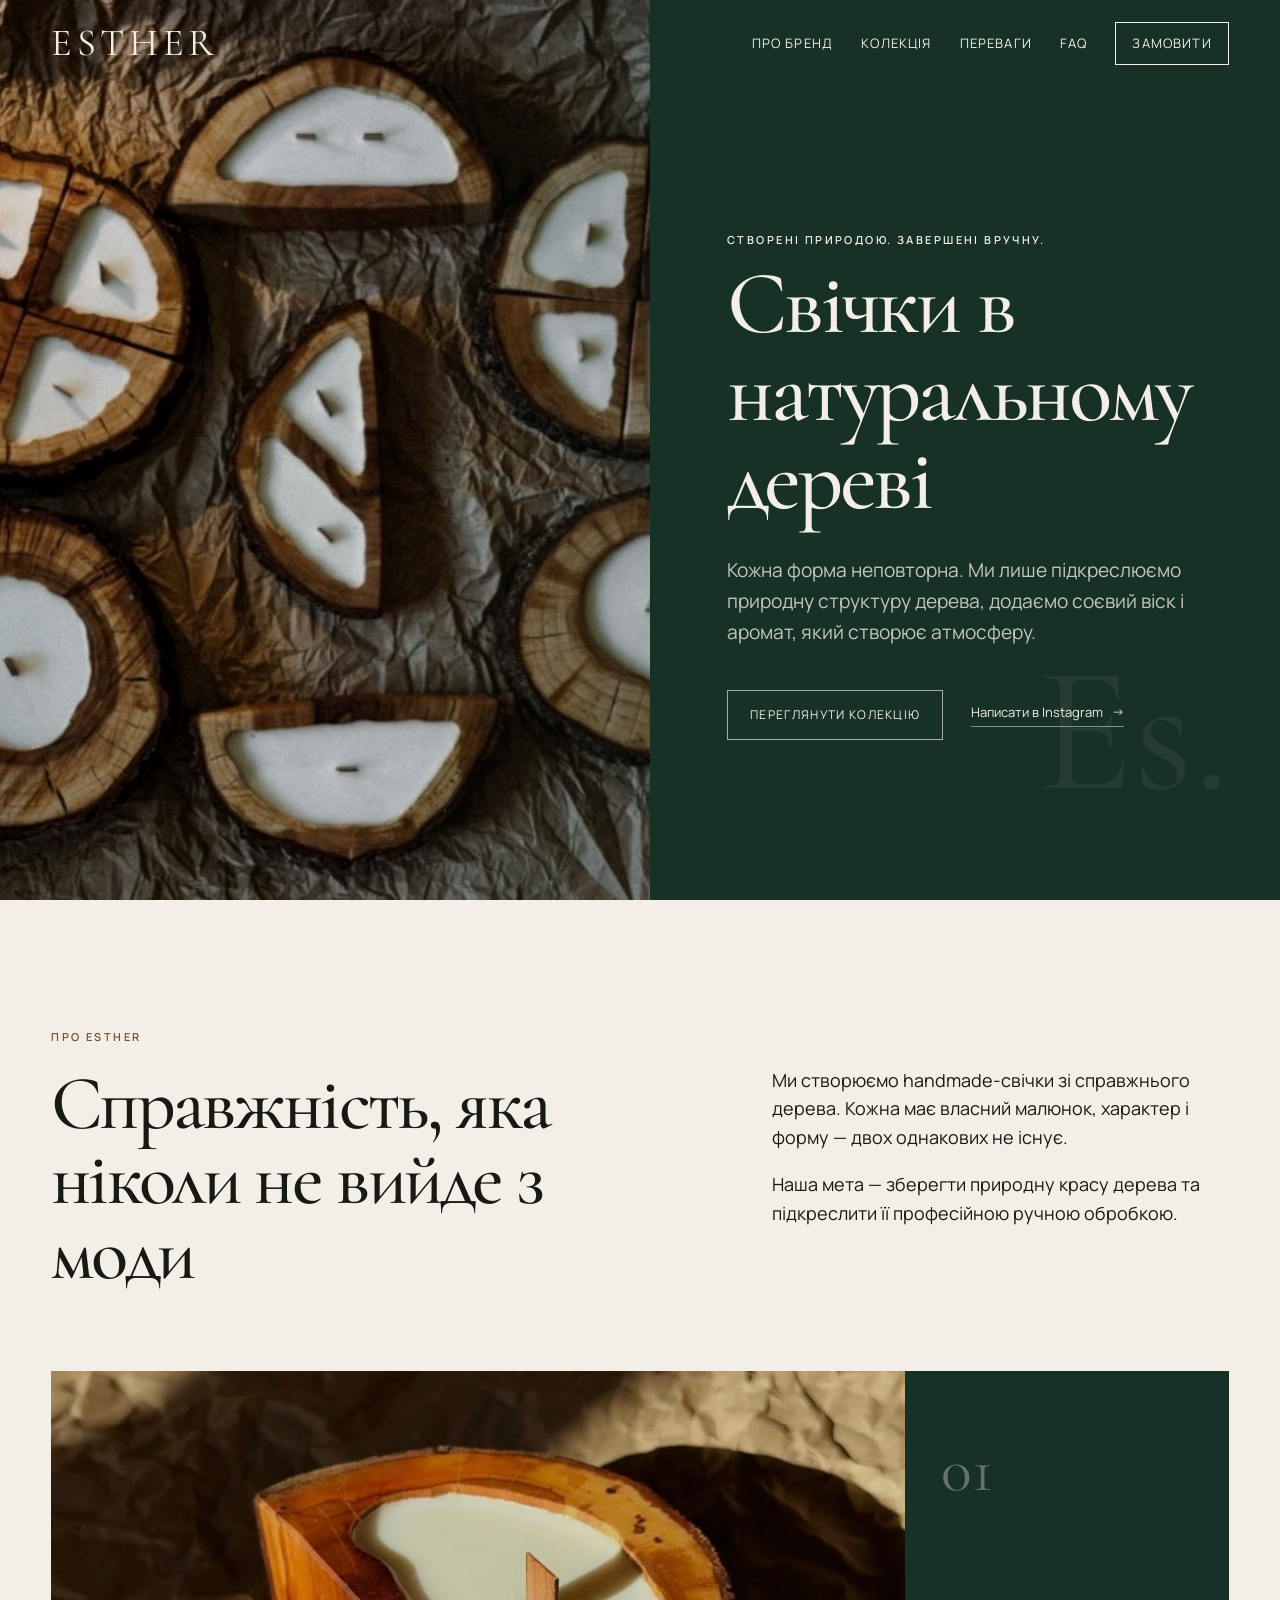
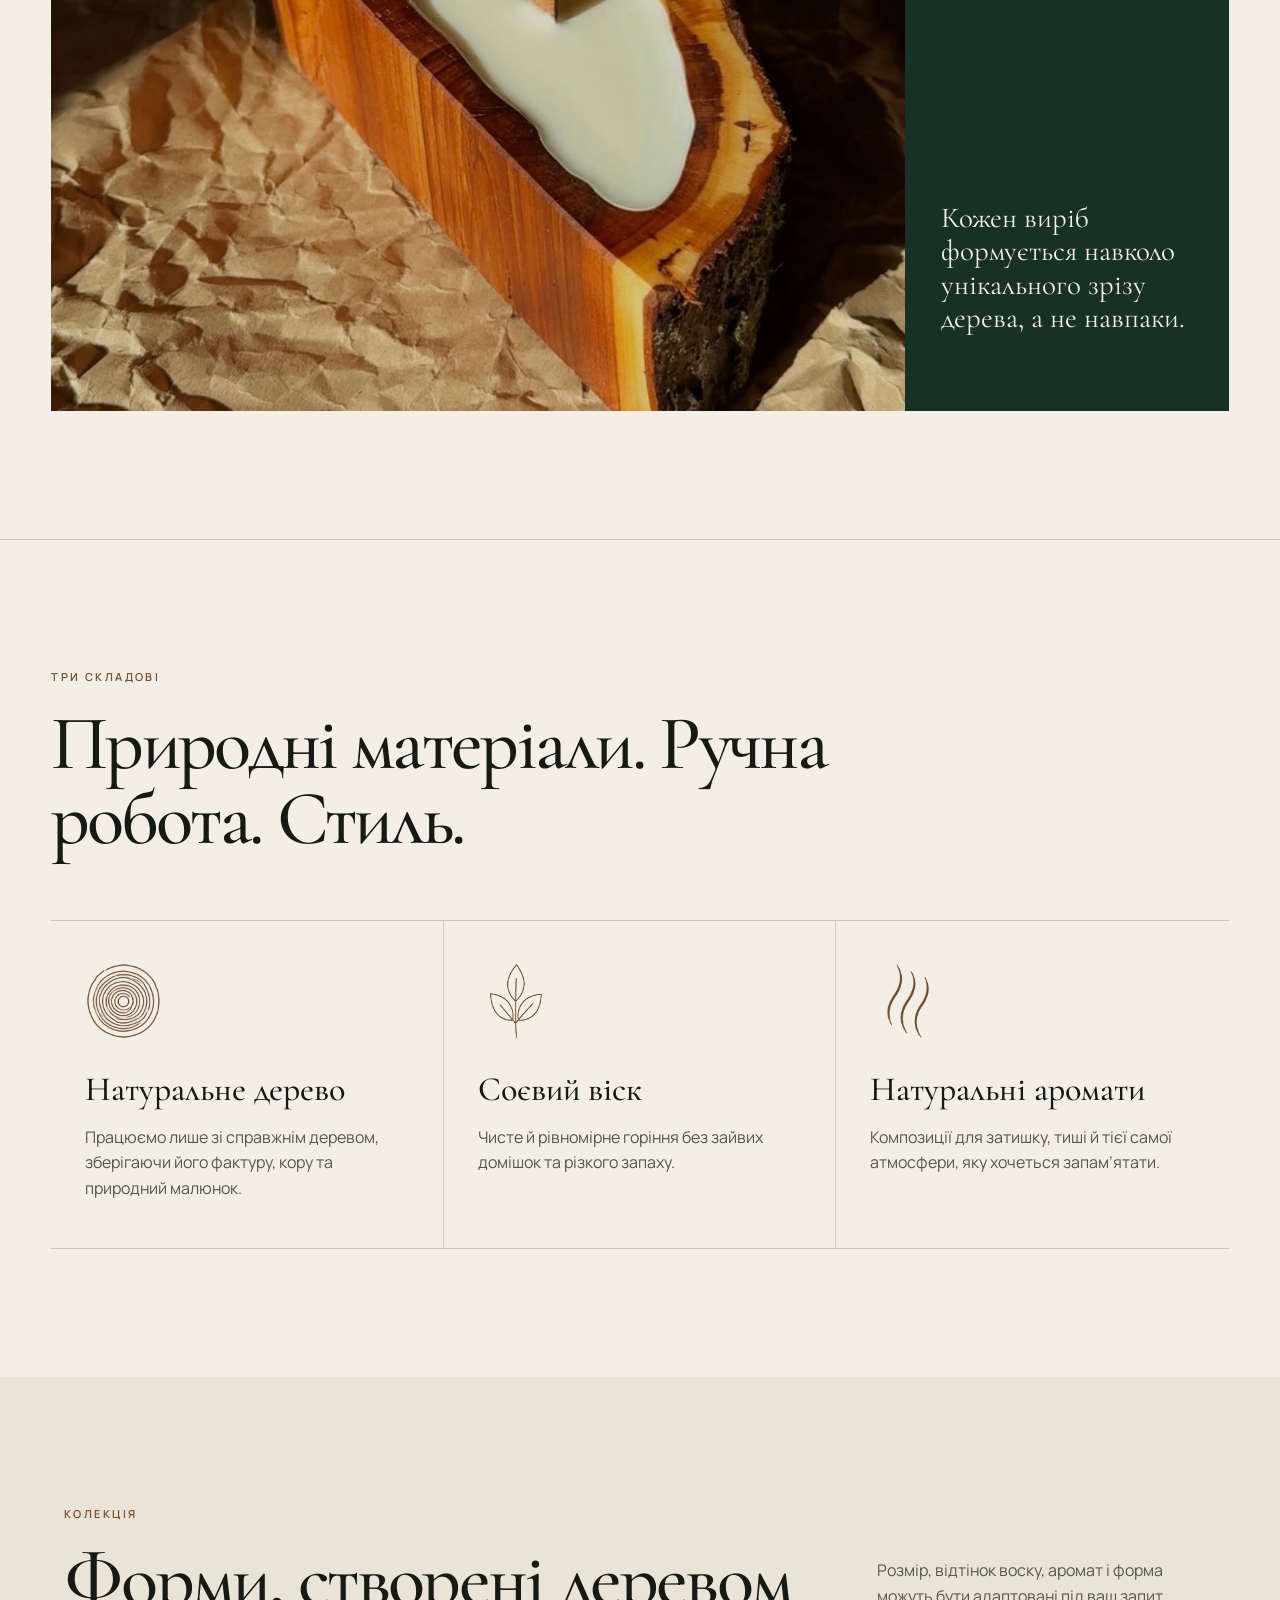
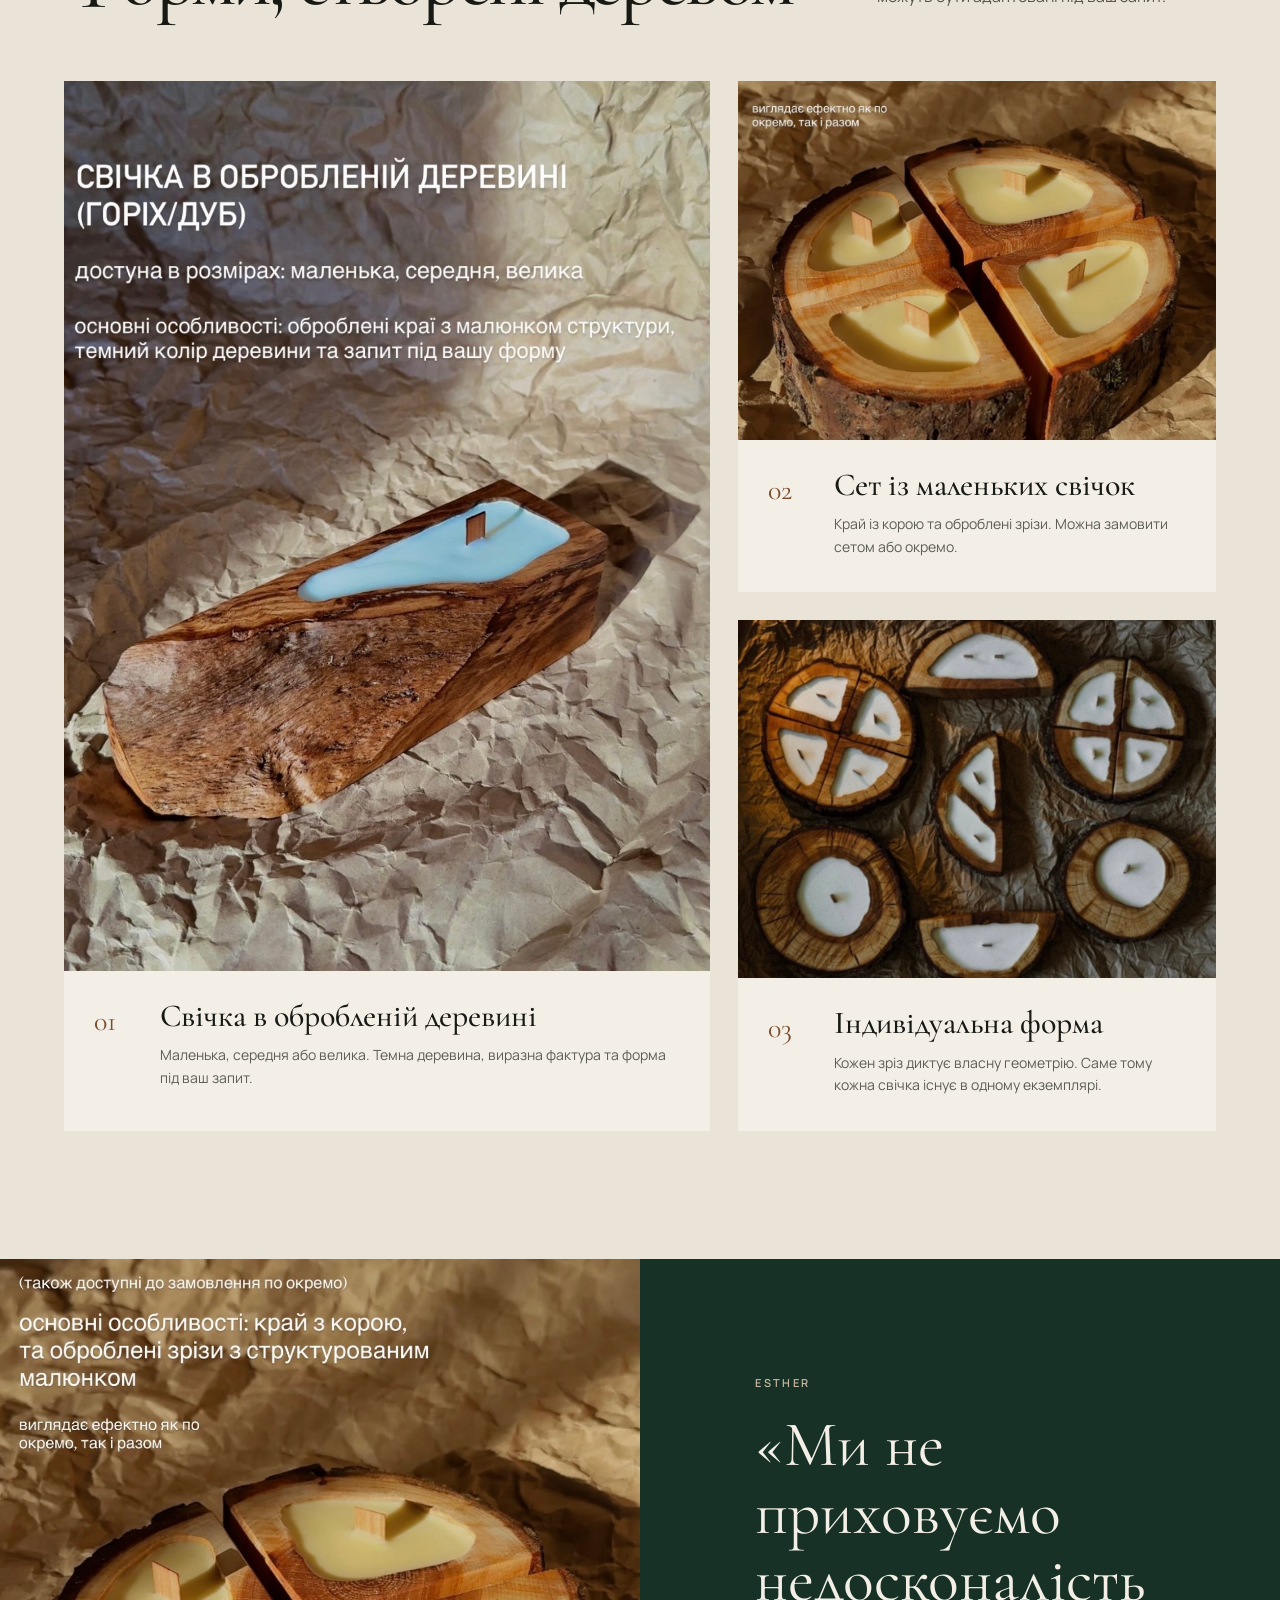
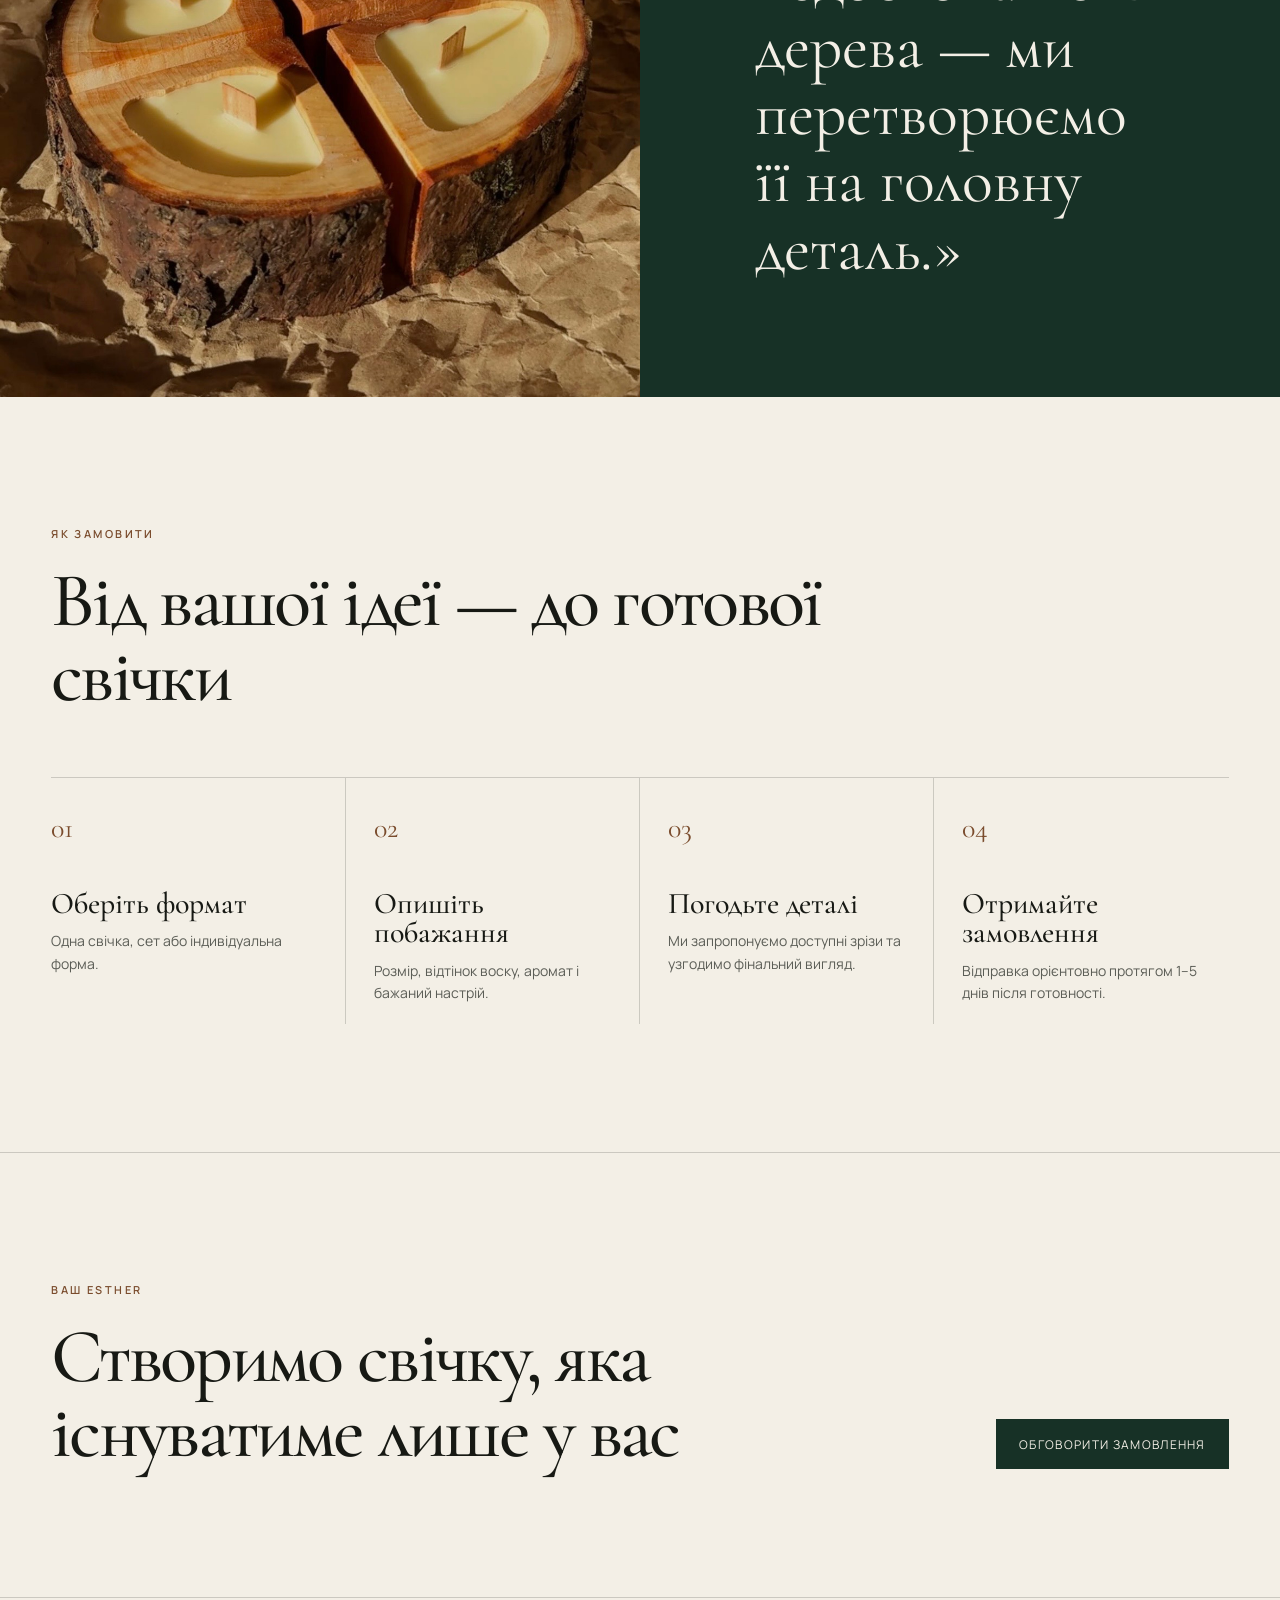
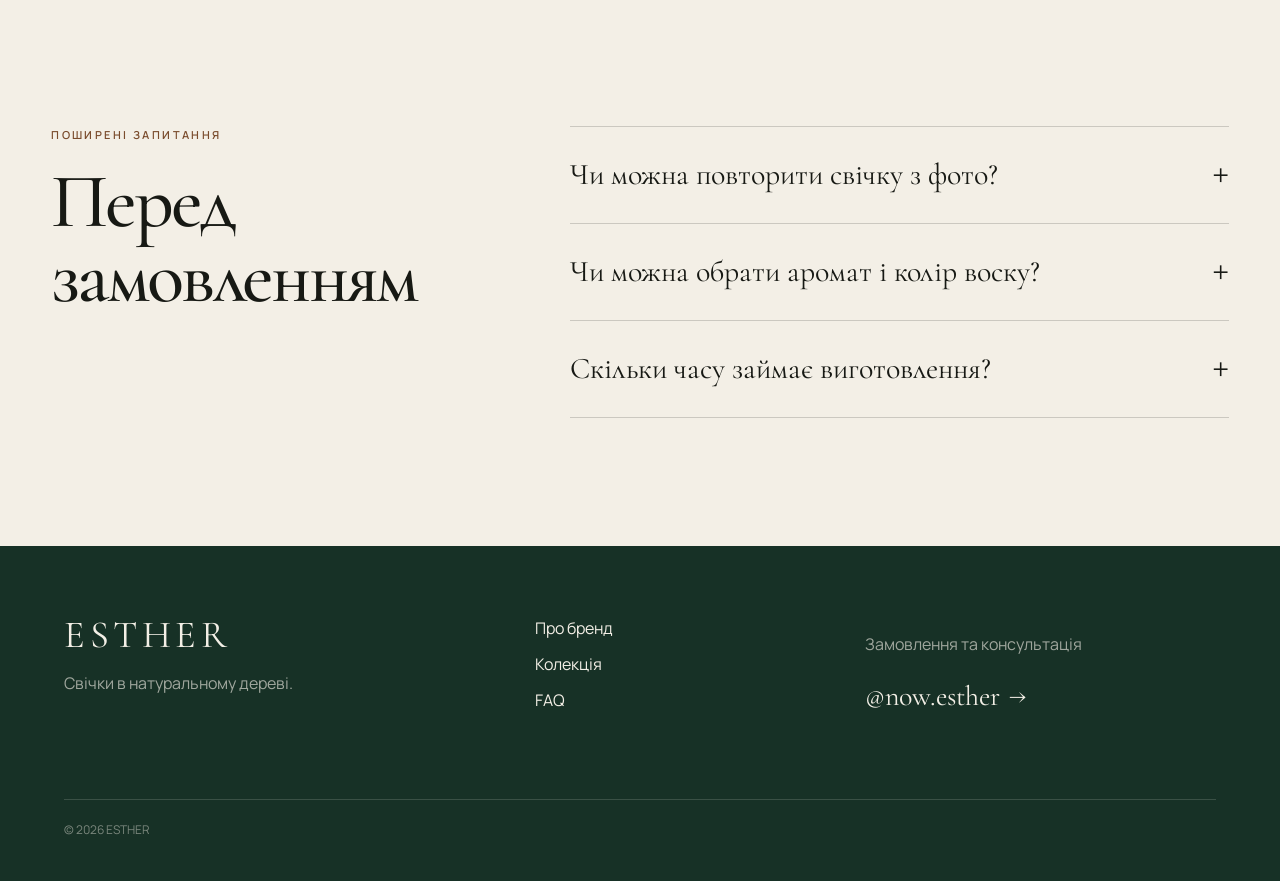
<file: index.html>
<!doctype html>
<html lang="uk">
<head>
  <meta charset="utf-8">
  <meta name="viewport" content="width=device-width, initial-scale=1">
  <title>ESTHER — свічки в натуральному дереві</title>
  <meta name="description" content="ESTHER — handmade-свічки зі справжнього дерева, соєвого воску та натуральних ароматів. Кожна форма створюється індивідуально.">
  <meta name="theme-color" content="#173126">
  <meta property="og:title" content="ESTHER — свічки в натуральному дереві">
  <meta property="og:description" content="Справжнє дерево, соєвий віск і натуральні аромати. Свічки, від яких важко відвести погляд.">
  <meta property="og:type" content="website">
  <meta property="og:image" content="images/collection.jpeg">
  <link rel="icon" href="favicon.svg" type="image/svg+xml">
  <link rel="preconnect" href="https://fonts.googleapis.com">
  <link rel="preconnect" href="https://fonts.gstatic.com" crossorigin>
  <link href="https://fonts.googleapis.com/css2?family=Cormorant+Garamond:wght@400;500;600&family=Manrope:wght@400;500;600&display=swap" rel="stylesheet">
  <link rel="stylesheet" href="style.css">
  <script src="script.js" defer></script>

  <style>
    .value-icon.exact-icon {
      width: 76px;
      height: 76px;
      margin-bottom: 34px;
      display: flex;
      align-items: center;
      justify-content: center;
    }
    .value-icon.exact-icon img {
      width: 100%;
      height: 100%;
      object-fit: contain;
      display: block;
    }
    @media (max-width: 760px) {
      .value-icon.exact-icon { width: 68px; height: 68px; margin-bottom: 26px; }
    }
  </style>
</head>
<body>
  <a class="skip-link" href="#main">Перейти до вмісту</a>

  <header class="site-header" id="top">
    <a class="logo" href="#top" aria-label="ESTHER — на головну">ESTHER</a>
    <button class="menu-toggle" type="button" aria-label="Відкрити меню" aria-expanded="false" aria-controls="site-nav">
      <span></span><span></span><span></span>
    </button>
    <nav class="site-nav" id="site-nav" aria-label="Головна навігація">
      <a href="#about">Про бренд</a>
      <a href="#collection">Колекція</a>
      <a href="#values">Переваги</a>
      <a href="#faq">FAQ</a>
      <a class="nav-cta" href="https://www.instagram.com/now.esther" target="_blank" rel="noopener">Замовити</a>
    </nav>
  </header>

  <main id="main">
    <section class="hero" aria-labelledby="hero-title">
      <div class="hero-media">
        <img src="images/collection.jpeg" alt="Колекція свічок ESTHER у зрізах натурального дерева" width="1170" height="1236" fetchpriority="high">
      </div>
      <div class="hero-content reveal">
        <p class="eyebrow">Створені природою. Завершені вручну.</p>
        <h1 id="hero-title">Свічки в натуральному дереві</h1>
        <p class="hero-copy">Кожна форма неповторна. Ми лише підкреслюємо природну структуру дерева, додаємо соєвий віск і аромат, який створює атмосферу.</p>
        <div class="hero-actions">
          <a class="button button-light" href="#collection">Переглянути колекцію</a>
          <a class="text-link" href="https://www.instagram.com/now.esther" target="_blank" rel="noopener">Написати в Instagram</a>
        </div>
      </div>
      <div class="hero-mark" aria-hidden="true">Es.</div>
    </section>

    <section class="intro section" id="about">
      <div class="section-kicker">Про ESTHER</div>
      <div class="intro-grid">
        <h2 class="reveal">Справжність, яка ніколи не вийде з моди</h2>
        <div class="intro-copy reveal">
          <p>Ми створюємо handmade-свічки зі справжнього дерева. Кожна має власний малюнок, характер і форму — двох однакових не існує.</p>
          <p>Наша мета — зберегти природну красу дерева та підкреслити її професійною ручною обробкою.</p>
        </div>
      </div>
      <div class="about-visual reveal">
        <img src="images/candle-cut.jpeg" alt="Свічка ESTHER у зрізі дерева з природним краєм" width="1170" height="1466" loading="lazy">
        <div class="about-note">
          <span>01</span>
          <p>Кожен виріб формується навколо унікального зрізу дерева, а не навпаки.</p>
        </div>
      </div>
    </section>

    <section class="values section" id="values" aria-labelledby="values-title">
      <div class="section-heading reveal">
        <p class="section-kicker">Три складові</p>
        <h2 id="values-title">Природні матеріали. Ручна робота. Стиль.</h2>
      </div>
      <div class="values-grid">
        <article class="value-card reveal">
          <div class="value-icon exact-icon" aria-hidden="true"><img src="[data-uri]" alt=""></div>
          <h3>Натуральне дерево</h3>
          <p>Працюємо лише зі справжнім деревом, зберігаючи його фактуру, кору та природний малюнок.</p>
        </article>
        <article class="value-card reveal">
          <div class="value-icon exact-icon" aria-hidden="true"><img src="[data-uri]" alt=""></div>
          <h3>Соєвий віск</h3>
          <p>Чисте й рівномірне горіння без зайвих домішок та різкого запаху.</p>
        </article>
        <article class="value-card reveal">
          <div class="value-icon exact-icon" aria-hidden="true"><img src="[data-uri]" alt=""></div>
          <h3>Натуральні аромати</h3>
          <p>Композиції для затишку, тиші й тієї самої атмосфери, яку хочеться запам’ятати.</p>
        </article>
      </div>
    </section>

    <section class="collection section" id="collection" aria-labelledby="collection-title">
      <div class="section-heading split reveal">
        <div>
          <p class="section-kicker">Колекція</p>
          <h2 id="collection-title">Форми, створені деревом</h2>
        </div>
        <p>Розмір, відтінок воску, аромат і форма можуть бути адаптовані під ваш запит.</p>
      </div>

      <div class="product-grid">
        <article class="product-card product-card-large reveal">
          <img src="images/candle-walnut.jpeg" alt="Свічка у темному зрізі горіха або дуба" width="1170" height="1466" loading="lazy">
          <div class="product-info">
            <span>01</span>
            <div>
              <h3>Свічка в обробленій деревині</h3>
              <p>Маленька, середня або велика. Темна деревина, виразна фактура та форма під ваш запит.</p>
            </div>
          </div>
        </article>

        <article class="product-card reveal">
          <img src="images/small-set.jpeg" alt="Сет із маленьких свічок ESTHER у дерев'яних зрізах" width="1170" height="1466" loading="lazy">
          <div class="product-info">
            <span>02</span>
            <div>
              <h3>Сет із маленьких свічок</h3>
              <p>Край із корою та оброблені зрізи. Можна замовити сетом або окремо.</p>
            </div>
          </div>
        </article>

        <article class="product-card reveal">
          <img src="images/collection.jpeg" alt="Різні форми свічок ESTHER у натуральному дереві" width="1170" height="1236" loading="lazy">
          <div class="product-info">
            <span>03</span>
            <div>
              <h3>Індивідуальна форма</h3>
              <p>Кожен зріз диктує власну геометрію. Саме тому кожна свічка існує в одному екземплярі.</p>
            </div>
          </div>
        </article>
      </div>
    </section>

    <section class="statement">
      <div class="statement-image" aria-hidden="true"></div>
      <div class="statement-content reveal">
        <p class="section-kicker">ESTHER</p>
        <blockquote>«Ми не приховуємо недосконалість дерева — ми перетворюємо її на головну деталь.»</blockquote>
      </div>
    </section>

    <section class="process section" aria-labelledby="process-title">
      <div class="section-heading reveal">
        <p class="section-kicker">Як замовити</p>
        <h2 id="process-title">Від вашої ідеї — до готової свічки</h2>
      </div>
      <ol class="process-list">
        <li class="reveal"><span>01</span><h3>Оберіть формат</h3><p>Одна свічка, сет або індивідуальна форма.</p></li>
        <li class="reveal"><span>02</span><h3>Опишіть побажання</h3><p>Розмір, відтінок воску, аромат і бажаний настрій.</p></li>
        <li class="reveal"><span>03</span><h3>Погодьте деталі</h3><p>Ми запропонуємо доступні зрізи та узгодимо фінальний вигляд.</p></li>
        <li class="reveal"><span>04</span><h3>Отримайте замовлення</h3><p>Відправка орієнтовно протягом 1–5 днів після готовності.</p></li>
      </ol>
    </section>

    <section class="cta section reveal">
      <div>
        <p class="section-kicker">Ваш ESTHER</p>
        <h2>Створимо свічку, яка існуватиме лише у вас</h2>
      </div>
      <a class="button button-dark" href="https://www.instagram.com/now.esther" target="_blank" rel="noopener">Обговорити замовлення</a>
    </section>

    <section class="faq section" id="faq" aria-labelledby="faq-title">
      <div class="section-heading reveal">
        <p class="section-kicker">Поширені запитання</p>
        <h2 id="faq-title">Перед замовленням</h2>
      </div>
      <div class="accordion">
        <details class="reveal">
          <summary>Чи можна повторити свічку з фото?</summary>
          <p>Точне повторення неможливе, адже кожен зріз дерева унікальний. Ми можемо відтворити загальний формат, розмір і настрій виробу.</p>
        </details>
        <details class="reveal">
          <summary>Чи можна обрати аромат і колір воску?</summary>
          <p>Так. Доступні варіанти узгоджуються в особистих повідомленнях перед оформленням замовлення.</p>
        </details>
        <details class="reveal">
          <summary>Скільки часу займає виготовлення?</summary>
          <p>Термін залежить від складності виробу та наявності відповідного зрізу. Орієнтовну дату ми повідомимо до підтвердження.</p>
        </details>
      </div>
    </section>
  </main>

  <footer class="site-footer">
    <div class="footer-brand">
      <a class="logo" href="#top">ESTHER</a>
      <p>Свічки в натуральному дереві.</p>
    </div>
    <div class="footer-links">
      <a href="#about">Про бренд</a>
      <a href="#collection">Колекція</a>
      <a href="#faq">FAQ</a>
    </div>
    <div class="footer-contact">
      <p>Замовлення та консультація</p>
      <a href="https://www.instagram.com/now.esther" target="_blank" rel="noopener">@now.esther</a>
    </div>
    <p class="copyright">© <span id="year"></span> ESTHER</p>
  </footer>
</body>
</html>
</file>
<file: style.css>
:root {
  --green: #173126;
  --green-soft: #213b30;
  --ivory: #f3efe6;
  --cream: #e7dfd0;
  --taupe: #b7ad9d;
  --brown: #7a4c2d;
  --ink: #171914;
  --line: rgba(23, 25, 20, .18);
  --serif: "Cormorant Garamond", Georgia, serif;
  --sans: "Manrope", Arial, sans-serif;
  --max: 1280px;
}

* { box-sizing: border-box; }
html { scroll-behavior: smooth; }
body {
  margin: 0;
  background: var(--ivory);
  color: var(--ink);
  font-family: var(--sans);
  font-size: 16px;
  line-height: 1.6;
  overflow-x: hidden;
}
img { display: block; width: 100%; height: auto; }
a { color: inherit; text-decoration: none; }
button { font: inherit; }
.skip-link { position: fixed; top: -100px; left: 16px; z-index: 100; background: #fff; padding: 10px 14px; }
.skip-link:focus { top: 16px; }

.site-header {
  position: fixed;
  inset: 0 0 auto;
  z-index: 50;
  display: flex;
  align-items: center;
  justify-content: space-between;
  padding: 22px clamp(20px, 4vw, 64px);
  color: var(--ivory);
  transition: background .35s, color .35s, padding .35s;
}
.site-header.scrolled { background: rgba(243,239,230,.94); color: var(--green); padding-block: 14px; backdrop-filter: blur(14px); border-bottom: 1px solid rgba(23,49,38,.1); }
.logo { font-family: var(--serif); font-size: clamp(30px, 3vw, 43px); letter-spacing: .12em; line-height: 1; }
.site-nav { display: flex; align-items: center; gap: 28px; font-size: 13px; letter-spacing: .09em; text-transform: uppercase; }
.site-nav a { position: relative; }
.site-nav a:not(.nav-cta)::after { content:""; position:absolute; left:0; bottom:-5px; width:0; height:1px; background:currentColor; transition:width .25s; }
.site-nav a:hover::after { width:100%; }
.nav-cta { border: 1px solid currentColor; padding: 10px 16px; }
.menu-toggle { display:none; width:42px; height:42px; border:0; background:transparent; padding:8px; }
.menu-toggle span { display:block; height:1px; margin:6px 0; background:currentColor; transition:.3s; }

.hero { min-height: 100svh; background: var(--green); color: var(--ivory); display:grid; grid-template-columns: 1.08fr .92fr; position:relative; overflow:hidden; }
.hero-media { min-height: 100svh; }
.hero-media img { height:100%; object-fit:cover; filter:saturate(.8) contrast(1.04); }
.hero::after { content:""; position:absolute; inset:0; background:linear-gradient(90deg, transparent 30%, rgba(23,49,38,.14) 50%, rgba(23,49,38,.48) 100%); pointer-events:none; }
.hero-content { align-self:center; position:relative; z-index:2; padding:140px clamp(30px, 7vw, 110px) 80px clamp(30px, 6vw, 90px); }
.eyebrow, .section-kicker { font-size: 11px; letter-spacing:.22em; text-transform:uppercase; font-weight:600; }
.hero h1, h2, h3 { font-family:var(--serif); font-weight:500; line-height:.98; margin:0; }
.hero h1 { font-size:clamp(58px, 7vw, 112px); letter-spacing:-.035em; max-width:720px; }
.hero-copy { max-width:560px; margin:32px 0 0; color:rgba(243,239,230,.78); font-size:clamp(16px,1.5vw,20px); }
.hero-actions { display:flex; align-items:center; gap:28px; margin-top:42px; flex-wrap:wrap; }
.button { display:inline-flex; align-items:center; justify-content:center; min-height:50px; padding:14px 22px; border:1px solid transparent; text-transform:uppercase; letter-spacing:.11em; font-size:12px; transition:.25s; }
.button-light { border-color:rgba(243,239,230,.65); }
.button-light:hover { background:var(--ivory); color:var(--green); }
.button-dark { background:var(--green); color:var(--ivory); }
.button-dark:hover { background:var(--green-soft); transform:translateY(-2px); }
.text-link { font-size:13px; border-bottom:1px solid rgba(243,239,230,.5); padding-bottom:4px; }
.hero-mark { position:absolute; right:4vw; bottom:2vw; z-index:2; font-family:var(--serif); font-size:clamp(90px,14vw,220px); opacity:.06; }

.section { width:min(100%, var(--max)); margin-inline:auto; padding:clamp(90px,10vw,150px) clamp(20px,4vw,64px); }
.section-kicker { color:var(--brown); margin:0 0 20px; }
.intro-grid { display:grid; grid-template-columns:1.15fr .85fr; gap:clamp(40px,8vw,120px); align-items:start; }
.intro h2, .section-heading h2, .cta h2 { font-size:clamp(48px,6vw,86px); letter-spacing:-.035em; }
.intro-copy { max-width:520px; font-size:18px; }
.intro-copy p:first-child { margin-top:0; }
.about-visual { margin-top:80px; display:grid; grid-template-columns:1.45fr .55fr; background:var(--green); color:var(--ivory); }
.about-visual img { height:640px; object-fit:cover; object-position:center 65%; }
.about-note { padding:48px 36px; display:flex; flex-direction:column; justify-content:space-between; }
.about-note span { font-family:var(--serif); font-size:64px; opacity:.35; }
.about-note p { font-family:var(--serif); font-size:29px; line-height:1.15; }

.values { border-top:1px solid var(--line); }
.section-heading { max-width:950px; margin-bottom:64px; }
.values-grid { display:grid; grid-template-columns:repeat(3,1fr); border-top:1px solid var(--line); border-bottom:1px solid var(--line); }
.value-card { padding:42px 34px 46px; border-right:1px solid var(--line); }
.value-card:last-child { border-right:0; }
.value-icon { font-size:38px; margin-bottom:42px; color:var(--brown); }
.value-card h3 { font-size:34px; margin-bottom:18px; }
.value-card p { margin:0; color:#54574f; }

.collection { background:#eae3d7; max-width:none; width:100%; padding-inline:max(20px, calc((100vw - var(--max))/2 + 64px)); }
.section-heading.split { display:grid; grid-template-columns:1fr .45fr; gap:60px; max-width:none; align-items:end; }
.section-heading.split > p { margin:0 0 8px; color:#55584f; }
.product-grid { display:grid; grid-template-columns:1.15fr .85fr; gap:28px; }
.product-card { background:var(--ivory); }
.product-card-large { grid-row:span 2; }
.product-card img { aspect-ratio:4/3; object-fit:cover; }
.product-card-large img { height:calc(100% - 160px); min-height:600px; }
.product-info { display:grid; grid-template-columns:48px 1fr; gap:18px; padding:28px 30px 34px; }
.product-info > span { font-family:var(--serif); font-size:28px; color:var(--brown); }
.product-info h3 { font-size:32px; line-height:1.05; margin-bottom:12px; }
.product-info p { margin:0; color:#5b5d56; font-size:14px; }

.statement { min-height:680px; display:grid; grid-template-columns:1fr 1fr; background:var(--green); color:var(--ivory); }
.statement-image { background:url('images/small-set.jpeg') center/cover no-repeat; min-height:520px; }
.statement-content { padding:clamp(60px,9vw,130px); display:flex; flex-direction:column; justify-content:center; }
.statement-content .section-kicker { color:#c8b9a4; }
blockquote { margin:0; font-family:var(--serif); font-size:clamp(42px,5vw,76px); line-height:1.05; }

.process-list { list-style:none; margin:0; padding:0; display:grid; grid-template-columns:repeat(4,1fr); border-top:1px solid var(--line); }
.process-list li { padding:28px 28px 20px 0; border-right:1px solid var(--line); min-height:230px; }
.process-list li:not(:first-child) { padding-left:28px; }
.process-list li:last-child { border-right:0; }
.process-list span { font-family:var(--serif); color:var(--brown); font-size:28px; }
.process-list h3 { font-size:30px; margin:38px 0 12px; }
.process-list p { margin:0; color:#5b5d56; font-size:14px; }

.cta { display:flex; justify-content:space-between; gap:40px; align-items:end; border-top:1px solid var(--line); border-bottom:1px solid var(--line); }
.cta > div { max-width:820px; }

.faq { display:grid; grid-template-columns:.8fr 1.2fr; gap:80px; }
.accordion details { border-top:1px solid var(--line); padding:24px 0; }
.accordion details:last-child { border-bottom:1px solid var(--line); }
.accordion summary { cursor:pointer; list-style:none; font-family:var(--serif); font-size:30px; position:relative; padding-right:50px; }
.accordion summary::-webkit-details-marker { display:none; }
.accordion summary::after { content:"+"; position:absolute; right:0; top:0; font-family:var(--sans); font-weight:300; }
.accordion details[open] summary::after { content:"−"; }
.accordion p { color:#5b5d56; max-width:650px; }

.site-footer { background:var(--green); color:var(--ivory); padding:70px max(20px, calc((100vw - var(--max))/2 + 64px)) 30px; display:grid; grid-template-columns:1.2fr .8fr 1fr; gap:50px; }
.footer-brand p, .footer-contact p { color:rgba(243,239,230,.62); }
.footer-links { display:flex; flex-direction:column; gap:10px; }
.footer-contact a { font-family:var(--serif); font-size:28px; }
.copyright { grid-column:1/-1; border-top:1px solid rgba(243,239,230,.16); padding-top:20px; margin-top:30px; color:rgba(243,239,230,.45); font-size:12px; }

.reveal { opacity:0; transform:translateY(24px); transition:opacity .8s ease, transform .8s ease; }
.reveal.visible { opacity:1; transform:none; }

@media (max-width: 900px) {
  .site-header { padding:18px 20px; }
  .menu-toggle { display:block; color:inherit; z-index:2; }
  .menu-toggle.active span:nth-child(1) { transform:translateY(7px) rotate(45deg); }
  .menu-toggle.active span:nth-child(2) { opacity:0; }
  .menu-toggle.active span:nth-child(3) { transform:translateY(-7px) rotate(-45deg); }
  .site-nav { position:fixed; inset:0; background:var(--green); color:var(--ivory); flex-direction:column; justify-content:center; gap:26px; font-size:17px; transform:translateX(100%); transition:transform .35s; }
  .site-nav.open { transform:none; }
  .hero { grid-template-columns:1fr; }
  .hero-media { min-height:100svh; }
  .hero::after { background:linear-gradient(0deg, rgba(23,49,38,.93) 0%, rgba(23,49,38,.35) 60%, rgba(23,49,38,.12) 100%); }
  .hero-content { position:absolute; inset:auto 0 0; padding:120px 24px 58px; }
  .hero h1 { font-size:clamp(52px,15vw,82px); }
  .intro-grid, .section-heading.split, .faq { grid-template-columns:1fr; gap:30px; }
  .about-visual { grid-template-columns:1fr; }
  .about-visual img { height:480px; }
  .about-note { min-height:260px; }
  .values-grid { grid-template-columns:1fr; }
  .value-card { border-right:0; border-bottom:1px solid var(--line); }
  .value-card:last-child { border-bottom:0; }
  .product-grid { grid-template-columns:1fr; }
  .product-card-large { grid-row:auto; }
  .product-card-large img { min-height:0; height:auto; aspect-ratio:4/5; }
  .statement { grid-template-columns:1fr; }
  .statement-image { min-height:500px; }
  .process-list { grid-template-columns:1fr 1fr; }
  .process-list li:nth-child(2) { border-right:0; }
  .process-list li { border-bottom:1px solid var(--line); }
  .cta { align-items:flex-start; flex-direction:column; }
  .site-footer { grid-template-columns:1fr 1fr; }
  .footer-contact { grid-column:1/-1; }
}

@media (max-width: 560px) {
  .section { padding:82px 20px; }
  .hero-content { padding-inline:20px; }
  .hero-copy { font-size:15px; }
  .hero-actions { align-items:flex-start; flex-direction:column; gap:18px; }
  .intro h2, .section-heading h2, .cta h2 { font-size:46px; }
  .about-visual { margin-top:50px; }
  .about-visual img { height:400px; }
  .collection { padding-inline:20px; }
  .product-info { grid-template-columns:36px 1fr; padding:22px 20px 28px; }
  .product-info h3 { font-size:28px; }
  .statement-image { min-height:430px; }
  .statement-content { padding:70px 20px; }
  .process-list { grid-template-columns:1fr; }
  .process-list li, .process-list li:not(:first-child) { padding:26px 0; border-right:0; }
  .faq { gap:15px; }
  .accordion summary { font-size:26px; }
  .site-footer { grid-template-columns:1fr; padding-inline:20px; }
  .footer-contact { grid-column:auto; }
}

@media (prefers-reduced-motion: reduce) {
  *, *::before, *::after { scroll-behavior:auto !important; transition-duration:.01ms !important; animation-duration:.01ms !important; }
  .reveal { opacity:1; transform:none; }
}

/* Refined semantic icons and CTA arrows */
.value-icon {
  width: 46px;
  height: 46px;
  margin-bottom: 42px;
  color: var(--brown);
}
.value-icon svg {
  width: 100%;
  height: 100%;
  display: block;
  fill: none;
  stroke: currentColor;
  stroke-width: 1.7;
  stroke-linecap: round;
  stroke-linejoin: round;
}
.text-link,
.footer-contact a {
  display: inline-flex;
  align-items: center;
  gap: 9px;
}
.text-link::after,
.footer-contact a::after {
  content: "→";
  font-size: .95em;
  line-height: 1;
  transition: transform .25s ease;
}
.text-link:hover::after,
.footer-contact a:hover::after {
  transform: translateX(4px);
}
</file>
